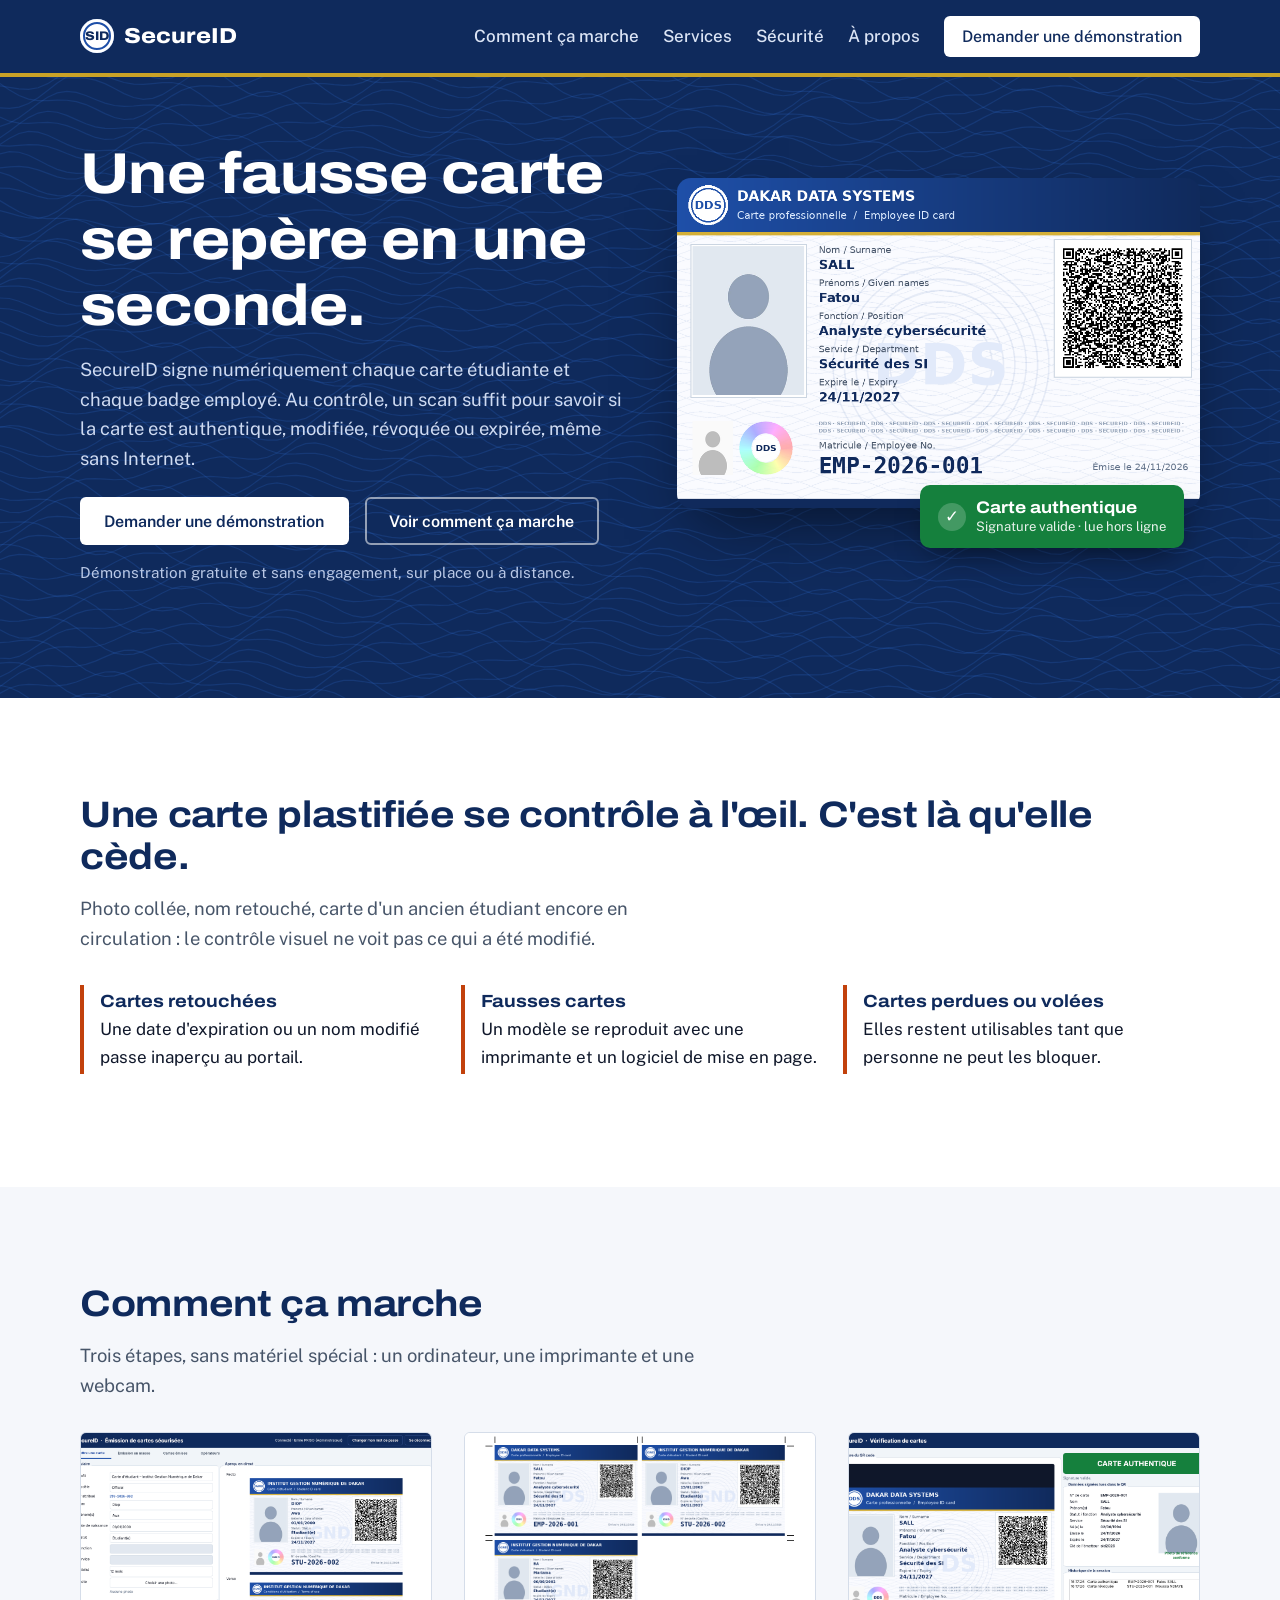
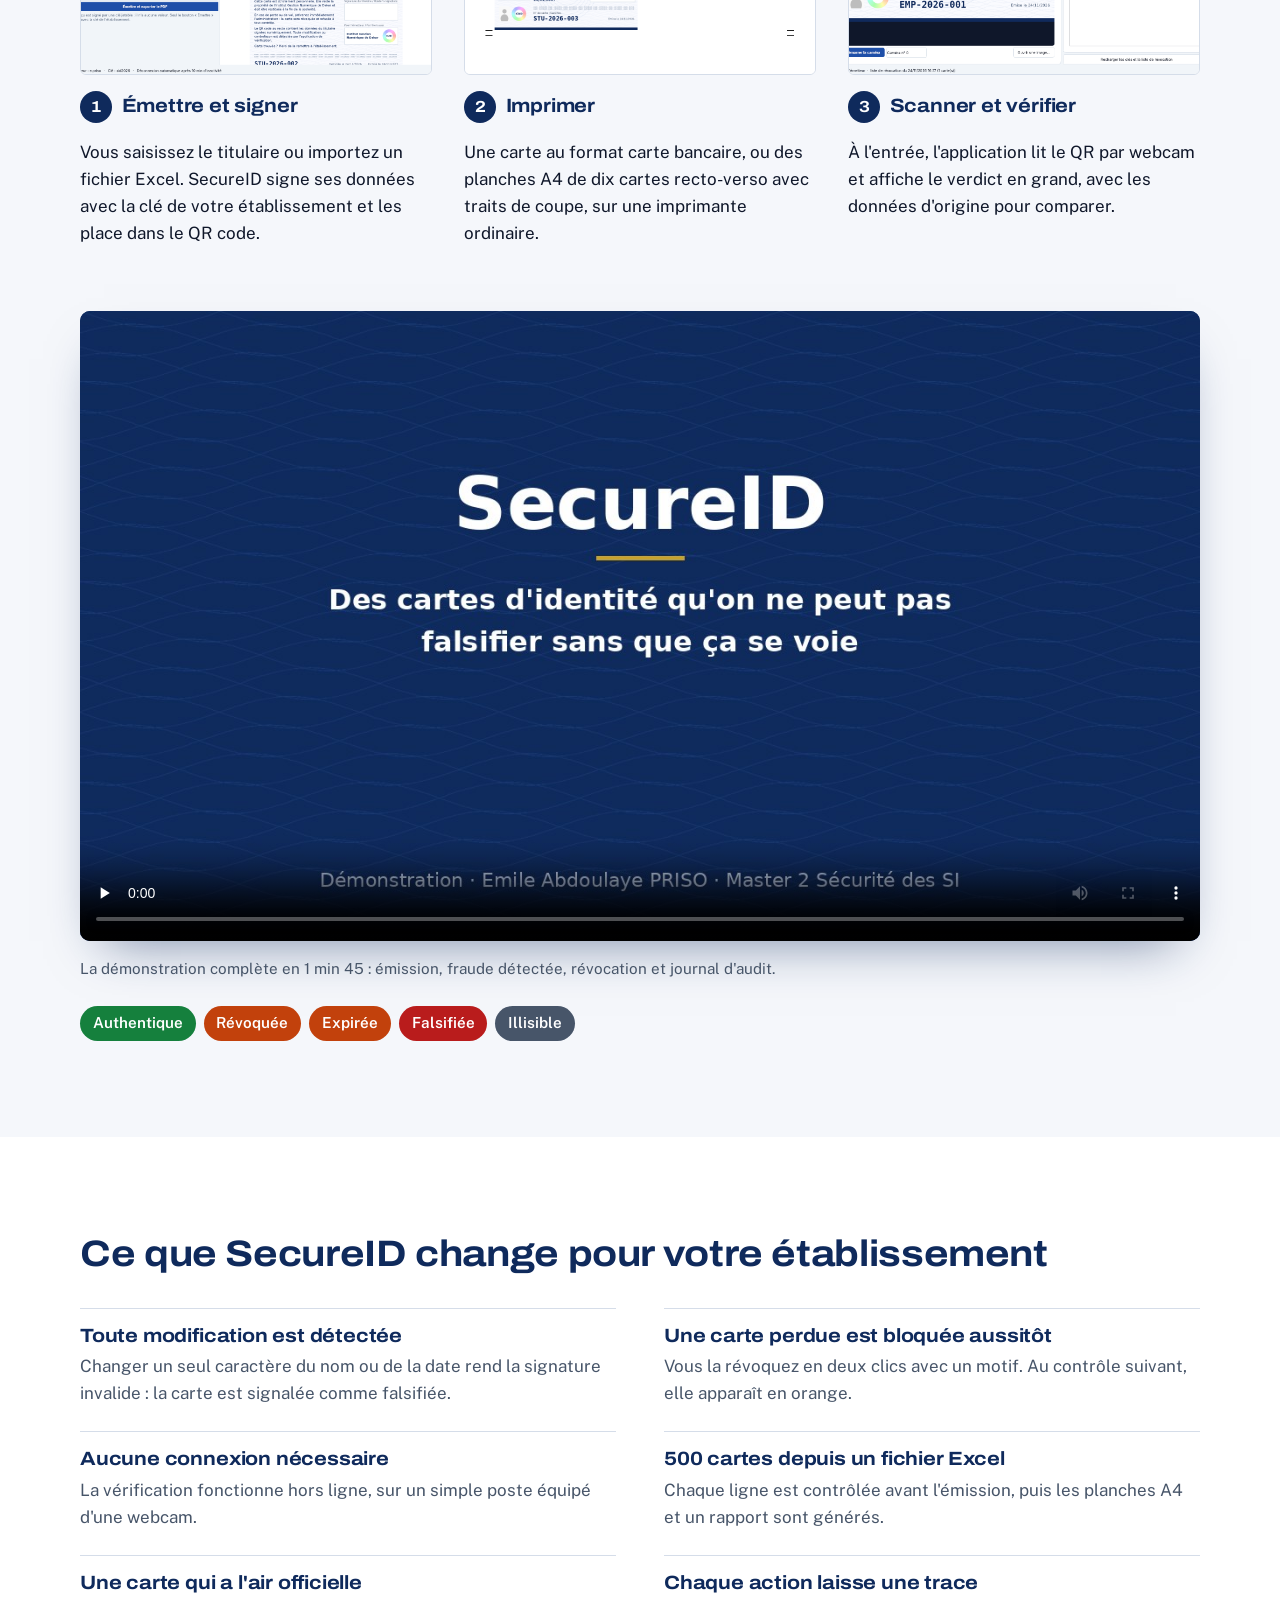
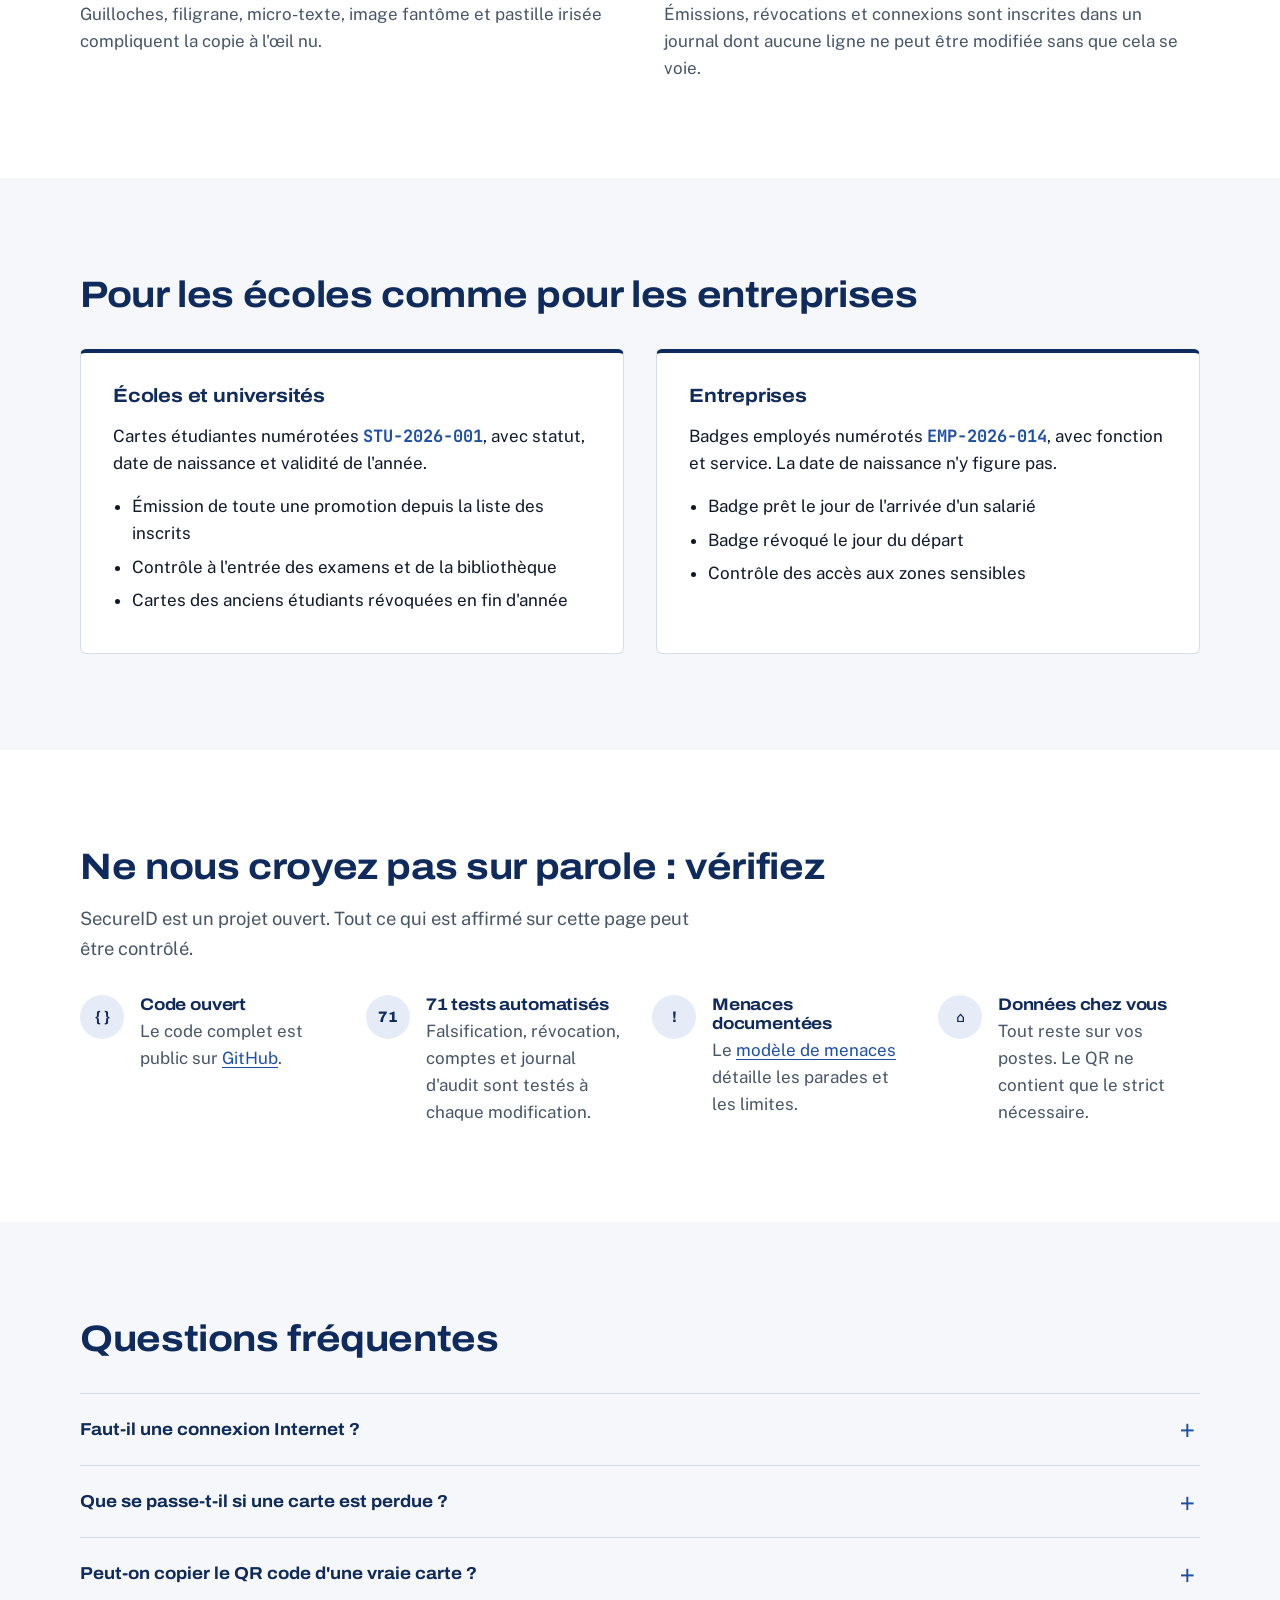
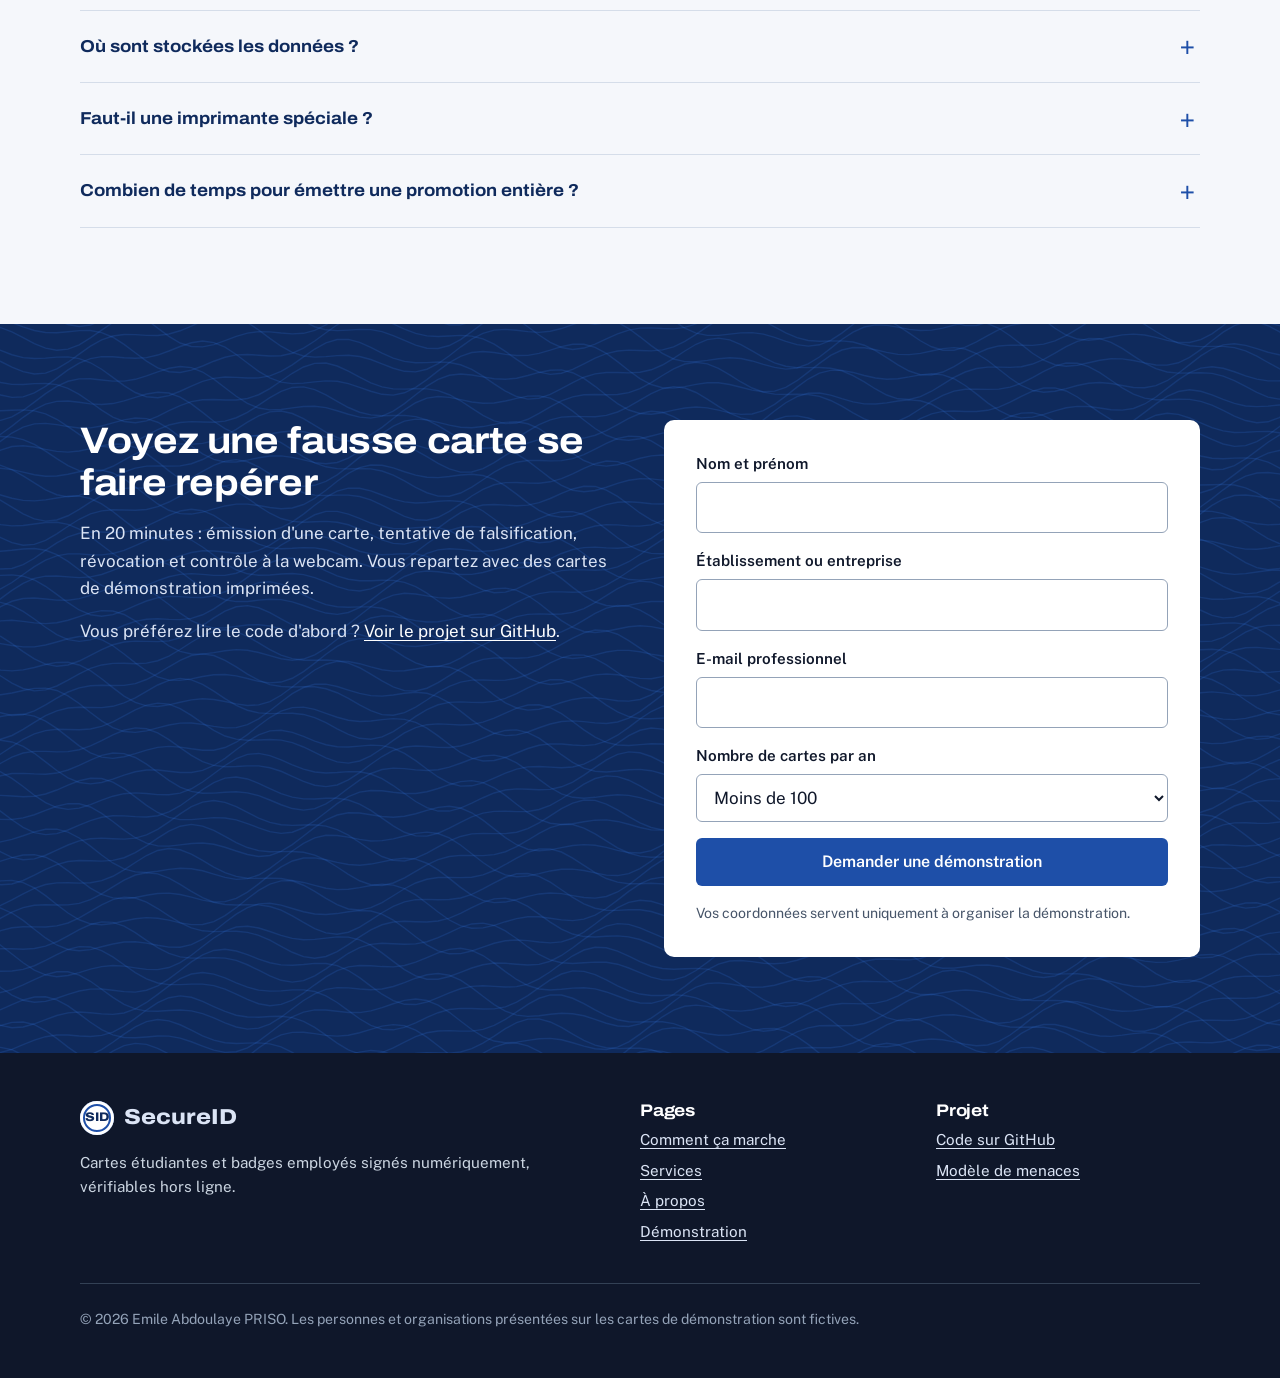
<file: docs/index.html>
<!DOCTYPE html>
<html lang="fr">
<head>
  <meta charset="utf-8">
  <meta name="viewport" content="width=device-width, initial-scale=1">
  <title>SecureID — cartes étudiantes et badges employés vérifiables en une seconde</title>
  <meta name="description" content="SecureID émet des cartes étudiantes et des badges employés signés numériquement. Un scan suffit pour savoir si une carte est authentique, modifiée, révoquée ou expirée, même sans Internet.">
  <link rel="preconnect" href="https://fonts.googleapis.com">
  <link rel="preconnect" href="https://fonts.gstatic.com" crossorigin>
  <link href="https://fonts.googleapis.com/css2?family=Archivo:wdth,wght@100..125,600..800&family=JetBrains+Mono:wght@700&family=Public+Sans:wght@400;500;600;700&display=swap" rel="stylesheet">
  <link rel="stylesheet" href="style.css">
</head>
<body>
<a class="lien-evitement" href="#contenu">Aller au contenu</a>

<!-- ============ En-tête ============ -->
<header class="entete">
  <div class="conteneur entete__barre">
    <a class="logo" href="index.html"><span class="logo__sceau" aria-hidden="true">SID</span>SecureID</a>
    <nav class="nav" aria-label="Navigation principale">
      <a href="index.html#fonctionnement">Comment ça marche</a>
      <a href="services.html">Services</a>
      <a href="index.html#securite">Sécurité</a>
      <a href="a-propos.html">À propos</a>
      <a class="bouton bouton--clair" href="#demo">Demander une démonstration</a>
    </nav>
  </div>
</header>
<hr class="filet">

<main id="contenu">

  <!-- ============ Hero : la carte est scannée, le verdict s'affiche ============ -->
  <section class="hero">
    <div class="conteneur hero__grille">
      <div>
        <h1>Une fausse carte se repère en une seconde.</h1>
        <p class="chapeau">SecureID signe numériquement chaque carte étudiante et chaque badge employé. Au contrôle, un scan suffit pour savoir si la carte est authentique, modifiée, révoquée ou expirée, même sans Internet.</p>
        <div class="boutons">
          <a class="bouton bouton--clair" href="#demo">Demander une démonstration</a>
          <a class="bouton bouton--contour" href="#fonctionnement">Voir comment ça marche</a>
        </div>
        <p class="hero__note">Démonstration gratuite et sans engagement, sur place ou à distance.</p>
      </div>
      <div class="scan">
        <img class="scan__carte" src="img/carte_recto.png" width="1011" height="638"
             alt="Badge employé SecureID de Fatou SALL, Dakar Data Systems : photo, fonction, service, date d'expiration, QR code signé et numéro EMP-2026-001.">
        <span class="scan__ligne" aria-hidden="true"></span>
        <p class="verdict" role="img" aria-label="Verdict de l'application : carte authentique">
          <span class="verdict__coche" aria-hidden="true">✓</span>
          <span>Carte authentique<small>Signature valide · lue hors ligne</small></span>
        </p>
      </div>
    </div>
  </section>

  <!-- ============ Le problème ============ -->
  <section class="section section--blanche" aria-labelledby="titre-probleme">
    <div class="conteneur">
      <h2 id="titre-probleme">Une carte plastifiée se contrôle à l'œil. C'est là qu'elle cède.</h2>
      <p class="chapeau">Photo collée, nom retouché, carte d'un ancien étudiant encore en circulation : le contrôle visuel ne voit pas ce qui a été modifié.</p>
      <ul class="risques">
        <li><strong>Cartes retouchées</strong>Une date d'expiration ou un nom modifié passe inaperçu au portail.</li>
        <li><strong>Fausses cartes</strong>Un modèle se reproduit avec une imprimante et un logiciel de mise en page.</li>
        <li><strong>Cartes perdues ou volées</strong>Elles restent utilisables tant que personne ne peut les bloquer.</li>
      </ul>
    </div>
  </section>

  <!-- ============ Comment ça marche ============ -->
  <section class="section" id="fonctionnement" aria-labelledby="titre-fonctionnement">
    <div class="conteneur">
      <h2 id="titre-fonctionnement">Comment ça marche</h2>
      <p class="chapeau">Trois étapes, sans matériel spécial : un ordinateur, une imprimante et une webcam.</p>
      <ol class="etapes">
        <li class="etape">
          <figure><img src="img/emission.png" width="1280" height="820" loading="lazy" alt="Application d'émission : formulaire du titulaire à gauche, aperçu en direct du recto et du verso à droite."></figure>
          <h3>Émettre et signer</h3>
          <p>Vous saisissez le titulaire ou importez un fichier Excel. SecureID signe ses données avec la clé de votre établissement et les place dans le QR code.</p>
        </li>
        <li class="etape">
          <figure><img src="img/planche_a4.png" width="497" height="702" loading="lazy" alt="Planche A4 de dix cartes avec traits de coupe, prête à imprimer en recto-verso."></figure>
          <h3>Imprimer</h3>
          <p>Une carte au format carte bancaire, ou des planches A4 de dix cartes recto-verso avec traits de coupe, sur une imprimante ordinaire.</p>
        </li>
        <li class="etape">
          <figure><img src="img/verification.png" width="1280" height="800" loading="lazy" alt="Application de vérification : la carte est lue par la webcam et le verdict Carte authentique s'affiche en vert."></figure>
          <h3>Scanner et vérifier</h3>
          <p>À l'entrée, l'application lit le QR par webcam et affiche le verdict en grand, avec les données d'origine pour comparer.</p>
        </li>
      </ol>
      <figure class="video">
        <video controls preload="none" playsinline width="1280" height="720" poster="img/video_affiche.jpg">
          <source src="video/secureid-demo.mp4" type="video/mp4">
          Votre navigateur ne lit pas la vidéo : <a href="video/secureid-demo.mp4">téléchargez-la ici</a>.
        </video>
        <figcaption>La démonstration complète en 1 min 45 : émission, fraude détectée, révocation et journal d'audit.</figcaption>
      </figure>
      <ul class="legende" aria-label="Les verdicts possibles">
        <li class="ok">Authentique</li><li class="rev">Révoquée</li><li class="rev">Expirée</li><li class="faux">Falsifiée</li><li class="gris">Illisible</li>
      </ul>
    </div>
  </section>

  <!-- ============ Ce que vous obtenez ============ -->
  <section class="section section--blanche" aria-labelledby="titre-atouts">
    <div class="conteneur">
      <h2 id="titre-atouts">Ce que SecureID change pour votre établissement</h2>
      <div class="atouts">
        <div class="atout"><h3>Toute modification est détectée</h3><p>Changer un seul caractère du nom ou de la date rend la signature invalide : la carte est signalée comme falsifiée.</p></div>
        <div class="atout"><h3>Une carte perdue est bloquée aussitôt</h3><p>Vous la révoquez en deux clics avec un motif. Au contrôle suivant, elle apparaît en orange.</p></div>
        <div class="atout"><h3>Aucune connexion nécessaire</h3><p>La vérification fonctionne hors ligne, sur un simple poste équipé d'une webcam.</p></div>
        <div class="atout"><h3>500 cartes depuis un fichier Excel</h3><p>Chaque ligne est contrôlée avant l'émission, puis les planches A4 et un rapport sont générés.</p></div>
        <div class="atout"><h3>Une carte qui a l'air officielle</h3><p>Guilloches, filigrane, micro-texte, image fantôme et pastille irisée compliquent la copie à l'œil nu.</p></div>
        <div class="atout"><h3>Chaque action laisse une trace</h3><p>Émissions, révocations et connexions sont inscrites dans un journal dont aucune ligne ne peut être modifiée sans que cela se voie.</p></div>
      </div>
    </div>
  </section>

  <!-- ============ Deux usages ============ -->
  <section class="section" aria-labelledby="titre-usages">
    <div class="conteneur">
      <h2 id="titre-usages">Pour les écoles comme pour les entreprises</h2>
      <div class="usages">
        <article class="usage">
          <h3>Écoles et universités</h3>
          <p>Cartes étudiantes numérotées <span class="numero">STU-2026-001</span>, avec statut, date de naissance et validité de l'année.</p>
          <ul>
            <li>Émission de toute une promotion depuis la liste des inscrits</li>
            <li>Contrôle à l'entrée des examens et de la bibliothèque</li>
            <li>Cartes des anciens étudiants révoquées en fin d'année</li>
          </ul>
        </article>
        <article class="usage">
          <h3>Entreprises</h3>
          <p>Badges employés numérotés <span class="numero">EMP-2026-014</span>, avec fonction et service. La date de naissance n'y figure pas.</p>
          <ul>
            <li>Badge prêt le jour de l'arrivée d'un salarié</li>
            <li>Badge révoqué le jour du départ</li>
            <li>Contrôle des accès aux zones sensibles</li>
          </ul>
        </article>
      </div>
    </div>
  </section>

  <!-- ============ Sécurité et preuves (pas de faux clients) ============ -->
  <section class="section section--blanche" id="securite" aria-labelledby="titre-securite">
    <div class="conteneur">
      <h2 id="titre-securite">Ne nous croyez pas sur parole : vérifiez</h2>
      <p class="chapeau">SecureID est un projet ouvert. Tout ce qui est affirmé sur cette page peut être contrôlé.</p>
      <div class="preuves">
        <div class="preuve"><span class="preuve__pastille" aria-hidden="true">{ }</span><div><h3>Code ouvert</h3><p>Le code complet est public sur <a href="https://github.com/emilepri/secureid">GitHub</a>.</p></div></div>
        <div class="preuve"><span class="preuve__pastille" aria-hidden="true">71</span><div><h3>71 tests automatisés</h3><p>Falsification, révocation, comptes et journal d'audit sont testés à chaque modification.</p></div></div>
        <div class="preuve"><span class="preuve__pastille" aria-hidden="true">!</span><div><h3>Menaces documentées</h3><p>Le <a href="https://github.com/emilepri/secureid/blob/main/docs/threat-model.md">modèle de menaces</a> détaille les parades et les limites.</p></div></div>
        <div class="preuve"><span class="preuve__pastille" aria-hidden="true">⌂</span><div><h3>Données chez vous</h3><p>Tout reste sur vos postes. Le QR ne contient que le strict nécessaire.</p></div></div>
      </div>
      <!-- Témoignages : ajouter ici les retours réels après un premier pilote. Ne jamais publier de témoignage inventé. -->
    </div>
  </section>

  <!-- ============ FAQ ============ -->
  <section class="section" aria-labelledby="titre-faq">
    <div class="conteneur">
      <h2 id="titre-faq">Questions fréquentes</h2>
      <div class="faq">
        <details><summary>Faut-il une connexion Internet ?</summary>
          <p>Non. L'émission comme la vérification fonctionnent hors ligne. Les postes de contrôle reçoivent simplement un dossier contenant la clé publique et la liste des cartes révoquées.</p></details>
        <details><summary>Que se passe-t-il si une carte est perdue ?</summary>
          <p>Un administrateur la révoque avec un motif. Une fois la liste mise à jour sur les postes de contrôle, la carte est refusée et s'affiche en orange.</p></details>
        <details><summary>Peut-on copier le QR code d'une vraie carte ?</summary>
          <p>Une copie exacte reste lisible, c'est pourquoi l'application affiche les données et, quand elle est disponible, la photo d'origine : le contrôleur compare avec la personne. En revanche, toute modification du contenu est détectée.</p></details>
        <details><summary>Où sont stockées les données ?</summary>
          <p>Sur le poste d'émission de votre établissement, dans une base locale. Rien n'est envoyé vers un serveur extérieur.</p></details>
        <details><summary>Faut-il une imprimante spéciale ?</summary>
          <p>Non. Une imprimante couleur recto-verso suffit pour les planches A4. Une imprimante à cartes PVC peut aussi imprimer le PDF au format carte bancaire.</p></details>
        <details><summary>Combien de temps pour émettre une promotion entière ?</summary>
          <p>Le temps de préparer le fichier Excel et le dossier de photos : l'analyse et l'émission sont ensuite automatiques, avec un rapport ligne par ligne.</p></details>
      </div>
    </div>
  </section>

  <!-- ============ Appel final ============ -->
  <section class="section final" id="demo" aria-labelledby="titre-demo">
    <div class="conteneur final__grille">
      <div>
        <h2 id="titre-demo">Voyez une fausse carte se faire repérer</h2>
        <p>En 20 minutes : émission d'une carte, tentative de falsification, révocation et contrôle à la webcam. Vous repartez avec des cartes de démonstration imprimées.</p>
        <p>Vous préférez lire le code d'abord ? <a href="https://github.com/emilepri/secureid" style="color:#fff">Voir le projet sur GitHub</a>.</p>
      </div>
      <!-- FORMULAIRE : remplace action="#" par ton adresse Formspree, par exemple
           action="https://formspree.io/f/abcdwxyz". Cette adresse n'est pas secrète : elle peut être publique. -->
      <form class="formulaire" id="form-demo" action="#" method="post">
        <div class="champ"><label for="nom">Nom et prénom</label><input id="nom" name="nom" autocomplete="name" required></div>
        <div class="champ"><label for="etablissement">Établissement ou entreprise</label><input id="etablissement" name="etablissement" autocomplete="organization" required></div>
        <div class="champ"><label for="email">E-mail professionnel</label><input id="email" name="email" type="email" autocomplete="email" required></div>
        <div class="champ"><label for="volume">Nombre de cartes par an</label>
          <select id="volume" name="volume"><option>Moins de 100</option><option>100 à 500</option><option>500 à 2 000</option><option>Plus de 2 000</option></select></div>
        <!-- Piège à robots : champ invisible que les humains laissent vide (Formspree rejette l'envoi s'il est rempli) -->
        <input type="text" name="_gotcha" tabindex="-1" autocomplete="off" aria-hidden="true" style="position:absolute;left:-9999px">
        <input type="hidden" name="_subject" value="SecureID : nouvelle demande de démonstration">
        <button class="bouton bouton--principal" id="envoyer" type="submit">Demander une démonstration</button>
        <p class="formulaire__note">Vos coordonnées servent uniquement à organiser la démonstration.</p>
        <p class="formulaire__retour" id="retour" role="status" hidden></p>
      </form>
    </div>
  </section>
</main>

<!-- ============ Pied de page ============ -->
<footer class="pied">
  <div class="conteneur">
    <div class="pied__grille">
      <div>
        <a class="logo" href="index.html"><span class="logo__sceau" aria-hidden="true">SID</span>SecureID</a>
        <p style="margin-top:1rem">Cartes étudiantes et badges employés signés numériquement, vérifiables hors ligne.</p>
      </div>
      <nav aria-label="Pages"><h2>Pages</h2><ul>
        <li><a href="index.html#fonctionnement">Comment ça marche</a></li><li><a href="services.html">Services</a></li>
        <li><a href="a-propos.html">À propos</a></li><li><a href="#demo">Démonstration</a></li></ul></nav>
      <div><h2>Projet</h2><ul>
        <li><a href="https://github.com/emilepri/secureid">Code sur GitHub</a></li>
        <li><a href="https://github.com/emilepri/secureid/blob/main/docs/threat-model.md">Modèle de menaces</a></li></ul></div>
    </div>
    <p class="pied__bas">© 2026 Emile Abdoulaye PRISO. Les personnes et organisations présentées sur les cartes de démonstration sont fictives.</p>
  </div>
</footer>
<script>
  // Envoi du formulaire sans quitter la page.
  // Tant que action="#", aucun envoi n'est simulé : on l'indique honnêtement.
  {
    const form = document.getElementById("form-demo");
    const bouton = document.getElementById("envoyer");
    const retour = document.getElementById("retour");

    const afficher = (texte, ok) => {
      retour.hidden = false;
      retour.textContent = texte;
      retour.classList.toggle("formulaire__retour--erreur", !ok);
    };

    form.addEventListener("submit", async (e) => {
      e.preventDefault();
      if (form.getAttribute("action") === "#") {
        afficher("L'envoi en ligne n'est pas encore activé. En attendant, contactez-moi depuis mon profil GitHub : github.com/emilepri", false);
        return;
      }
      bouton.disabled = true;
      bouton.textContent = "Envoi en cours…";
      try {
        const reponse = await fetch(form.action, {
          method: "POST",
          body: new FormData(form),
          headers: { Accept: "application/json" },
        });
        if (reponse.ok) {
          form.reset();
          afficher("Merci ! Votre demande est bien envoyée. Je vous réponds par e-mail pour fixer la démonstration.", true);
        } else {
          const donnees = await reponse.json().catch(() => ({}));
          const detail = (donnees.errors || []).map((err) => err.message).join(" ");
          afficher("L'envoi a échoué. " + (detail || "Vérifiez les champs puis réessayez."), false);
        }
      } catch {
        afficher("Impossible d'envoyer la demande : vérifiez votre connexion Internet puis réessayez.", false);
      } finally {
        bouton.disabled = false;
        bouton.textContent = "Demander une démonstration";
      }
    });
  }
</script>
</body>
</html>
</file>
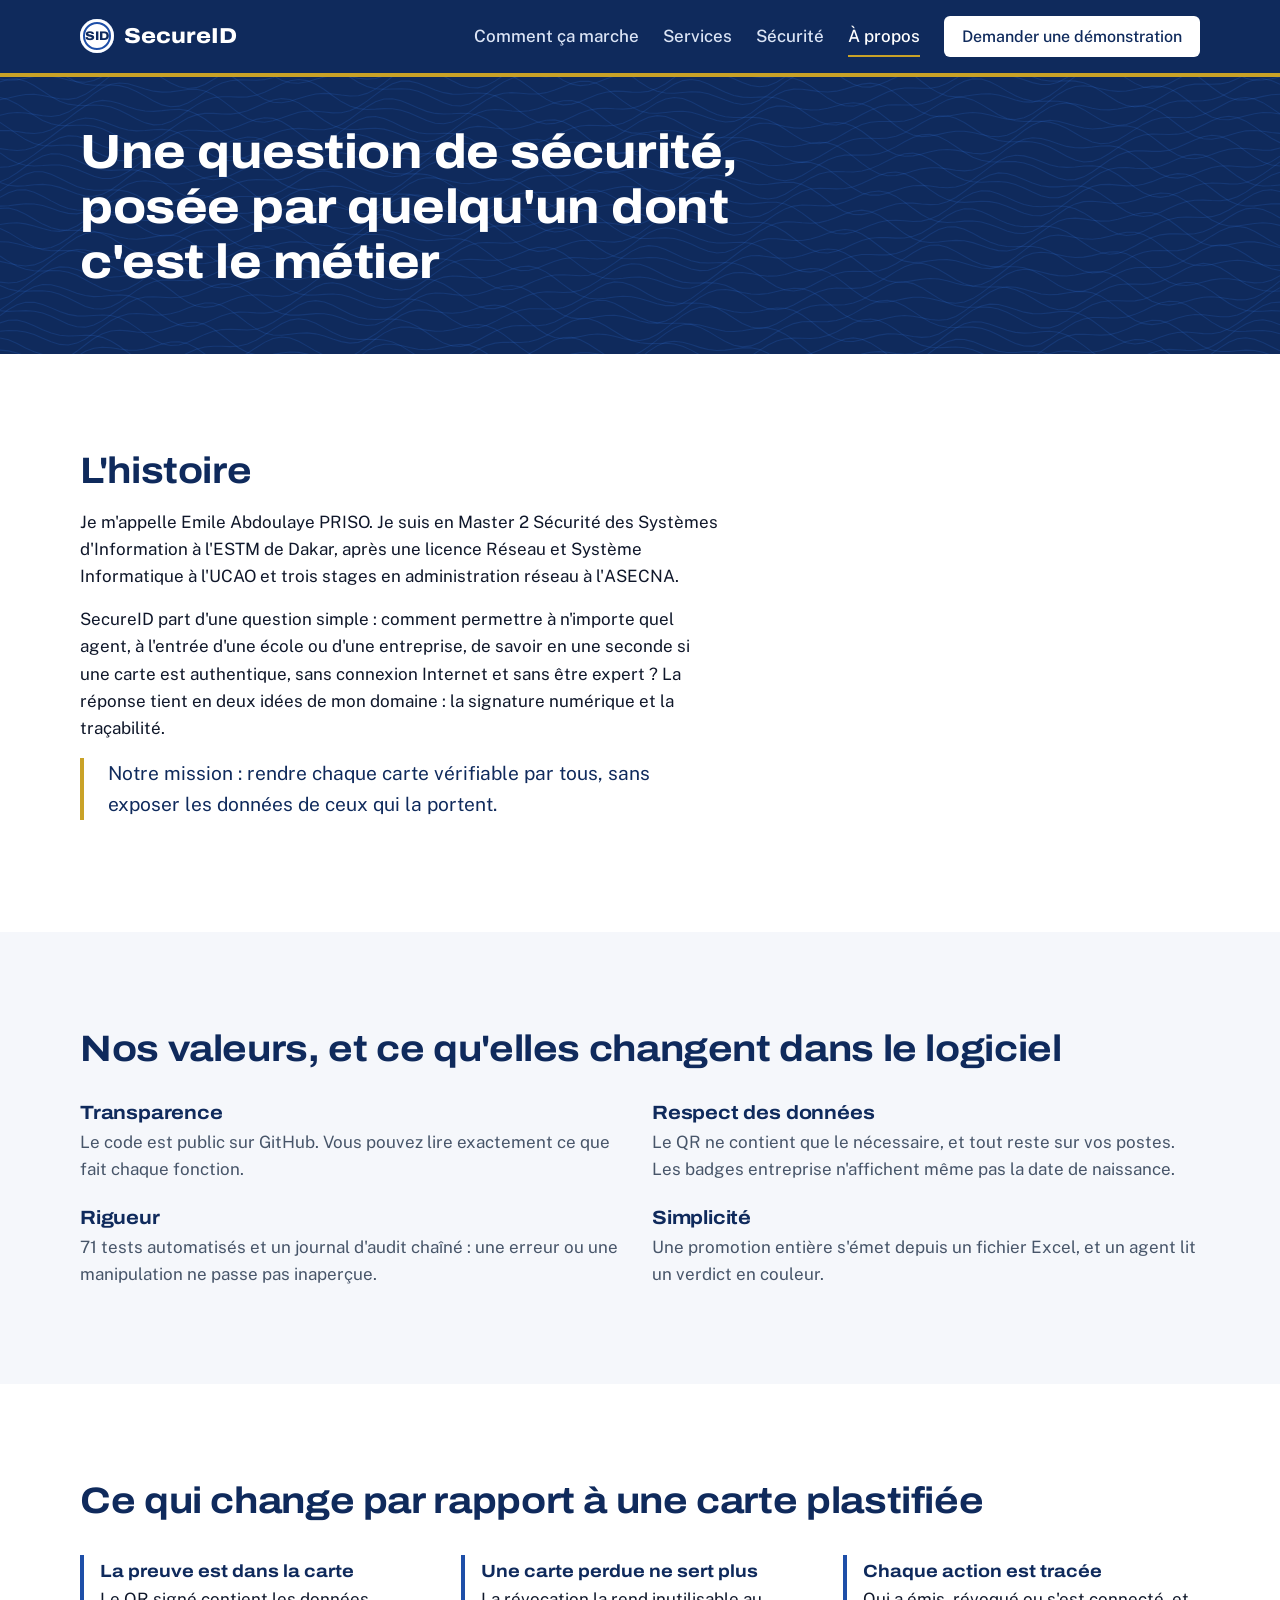
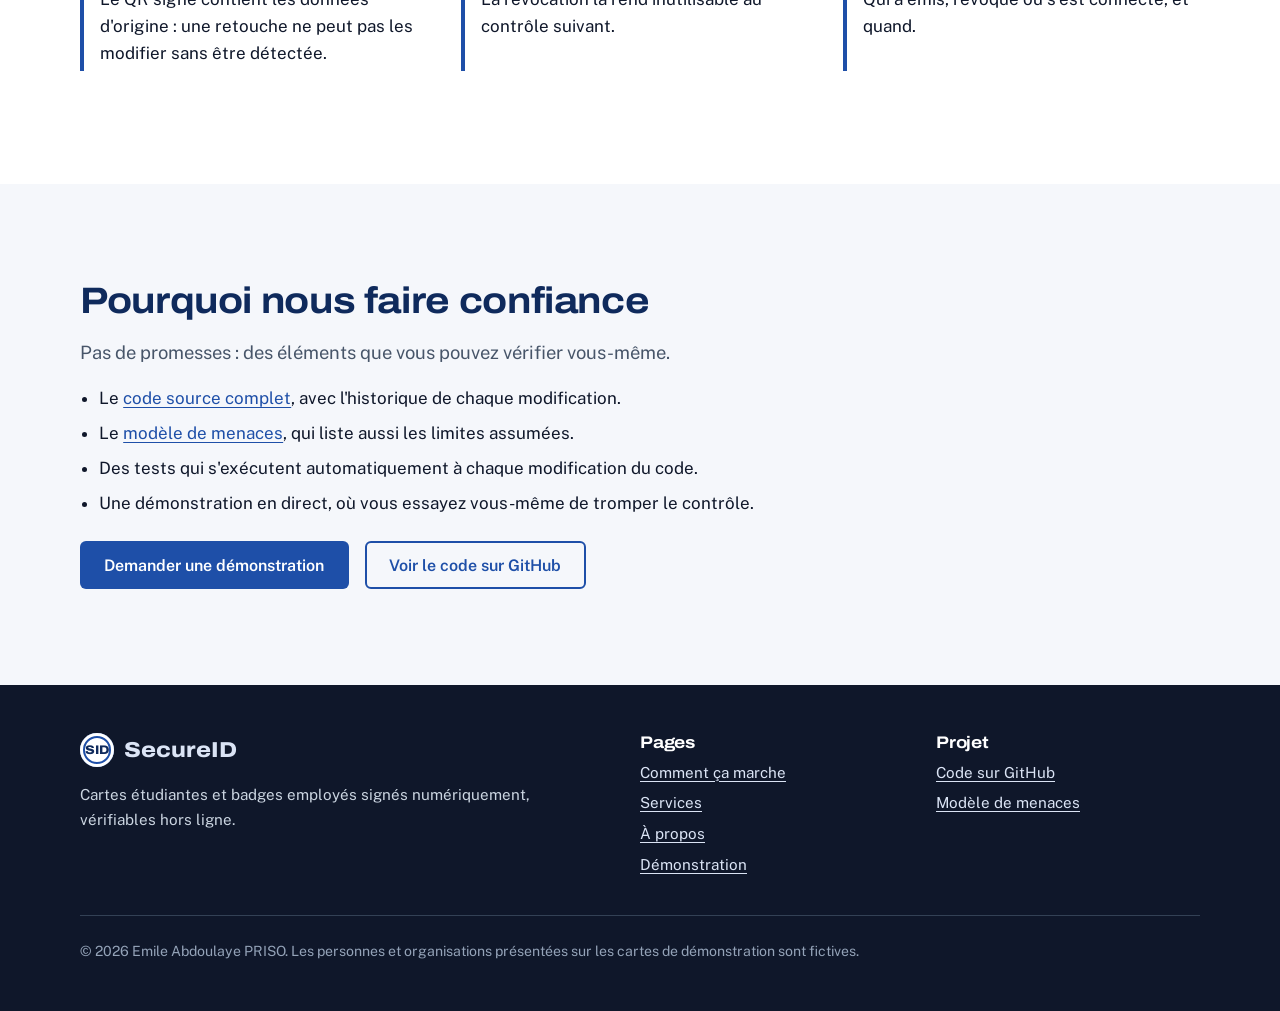
<file: docs/a-propos.html>
<!DOCTYPE html>
<html lang="fr">
<head>
  <meta charset="utf-8">
  <meta name="viewport" content="width=device-width, initial-scale=1">
  <title>À propos — SecureID</title>
  <meta name="description" content="SecureID est conçu par Emile Abdoulaye PRISO, étudiant en Master 2 Sécurité des Systèmes d'Information à Dakar. Un projet ouvert, testé et documenté.">
  <link rel="preconnect" href="https://fonts.googleapis.com">
  <link rel="preconnect" href="https://fonts.gstatic.com" crossorigin>
  <link href="https://fonts.googleapis.com/css2?family=Archivo:wdth,wght@100..125,600..800&family=JetBrains+Mono:wght@700&family=Public+Sans:wght@400;500;600;700&display=swap" rel="stylesheet">
  <link rel="stylesheet" href="style.css">
</head>
<body>
<a class="lien-evitement" href="#contenu">Aller au contenu</a>
<header class="entete">
  <div class="conteneur entete__barre">
    <a class="logo" href="index.html"><span class="logo__sceau" aria-hidden="true">SID</span>SecureID</a>
    <nav class="nav" aria-label="Navigation principale">
      <a href="index.html#fonctionnement">Comment ça marche</a>
      <a href="services.html">Services</a>
      <a href="index.html#securite">Sécurité</a>
      <a href="a-propos.html" aria-current="page">À propos</a>
      <a class="bouton bouton--clair" href="index.html#demo">Demander une démonstration</a>
    </nav>
  </div>
</header>
<hr class="filet">

<main id="contenu">
  <section class="bandeau">
    <div class="conteneur">
      <h1>Une question de sécurité, posée par quelqu'un dont c'est le métier</h1>
    </div>
  </section>

  <section class="section section--blanche" aria-labelledby="titre-histoire">
    <div class="conteneur">
      <h2 id="titre-histoire">L'histoire</h2>
      <!-- À PERSONNALISER : remplace ce paragraphe par ce qui t'a vraiment donné l'idée
           (une situation vécue, une carte falsifiée que tu as vue, un besoin à l'école...). -->
      <p>Je m'appelle Emile Abdoulaye PRISO. Je suis en Master 2 Sécurité des Systèmes d'Information à l'ESTM de Dakar, après une licence Réseau et Système Informatique à l'UCAO et trois stages en administration réseau à l'ASECNA.</p>
      <p>SecureID part d'une question simple : comment permettre à n'importe quel agent, à l'entrée d'une école ou d'une entreprise, de savoir en une seconde si une carte est authentique, sans connexion Internet et sans être expert ? La réponse tient en deux idées de mon domaine : la signature numérique et la traçabilité.</p>
      <p class="citation">Notre mission : rendre chaque carte vérifiable par tous, sans exposer les données de ceux qui la portent.</p>
    </div>
  </section>

  <section class="section" aria-labelledby="titre-valeurs">
    <div class="conteneur">
      <h2 id="titre-valeurs">Nos valeurs, et ce qu'elles changent dans le logiciel</h2>
      <div class="valeurs">
        <div class="valeur"><h3>Transparence</h3><p>Le code est public sur GitHub. Vous pouvez lire exactement ce que fait chaque fonction.</p></div>
        <div class="valeur"><h3>Respect des données</h3><p>Le QR ne contient que le nécessaire, et tout reste sur vos postes. Les badges entreprise n'affichent même pas la date de naissance.</p></div>
        <div class="valeur"><h3>Rigueur</h3><p>71 tests automatisés et un journal d'audit chaîné : une erreur ou une manipulation ne passe pas inaperçue.</p></div>
        <div class="valeur"><h3>Simplicité</h3><p>Une promotion entière s'émet depuis un fichier Excel, et un agent lit un verdict en couleur.</p></div>
      </div>
    </div>
  </section>

  <section class="section section--blanche" aria-labelledby="titre-difference">
    <div class="conteneur">
      <h2 id="titre-difference">Ce qui change par rapport à une carte plastifiée</h2>
      <ul class="risques" style="--orange: var(--bleu)">
        <li><strong>La preuve est dans la carte</strong>Le QR signé contient les données d'origine : une retouche ne peut pas les modifier sans être détectée.</li>
        <li><strong>Une carte perdue ne sert plus</strong>La révocation la rend inutilisable au contrôle suivant.</li>
        <li><strong>Chaque action est tracée</strong>Qui a émis, révoqué ou s'est connecté, et quand.</li>
      </ul>
    </div>
  </section>

  <section class="section" aria-labelledby="titre-confiance">
    <div class="conteneur">
      <h2 id="titre-confiance">Pourquoi nous faire confiance</h2>
      <p class="chapeau">Pas de promesses : des éléments que vous pouvez vérifier vous-même.</p>
      <ul class="parcours">
        <li>Le <a href="https://github.com/emilepri/secureid">code source complet</a>, avec l'historique de chaque modification.</li>
        <li>Le <a href="https://github.com/emilepri/secureid/blob/main/docs/threat-model.md">modèle de menaces</a>, qui liste aussi les limites assumées.</li>
        <li>Des tests qui s'exécutent automatiquement à chaque modification du code.</li>
        <li>Une démonstration en direct, où vous essayez vous-même de tromper le contrôle.</li>
      </ul>
      <div class="boutons">
        <a class="bouton bouton--principal" href="index.html#demo">Demander une démonstration</a>
        <a class="bouton bouton--secondaire" href="https://github.com/emilepri/secureid">Voir le code sur GitHub</a>
      </div>
    </div>
  </section>
</main>

<footer class="pied">
  <div class="conteneur">
    <div class="pied__grille">
      <div>
        <a class="logo" href="index.html"><span class="logo__sceau" aria-hidden="true">SID</span>SecureID</a>
        <p style="margin-top:1rem">Cartes étudiantes et badges employés signés numériquement, vérifiables hors ligne.</p>
      </div>
      <nav aria-label="Pages"><h2>Pages</h2><ul>
        <li><a href="index.html#fonctionnement">Comment ça marche</a></li><li><a href="services.html">Services</a></li>
        <li><a href="a-propos.html">À propos</a></li><li><a href="index.html#demo">Démonstration</a></li></ul></nav>
      <div><h2>Projet</h2><ul>
        <li><a href="https://github.com/emilepri/secureid">Code sur GitHub</a></li>
        <li><a href="https://github.com/emilepri/secureid/blob/main/docs/threat-model.md">Modèle de menaces</a></li></ul></div>
    </div>
    <p class="pied__bas">© 2026 Emile Abdoulaye PRISO. Les personnes et organisations présentées sur les cartes de démonstration sont fictives.</p>
  </div>
</footer>
</body>
</html>
</file>
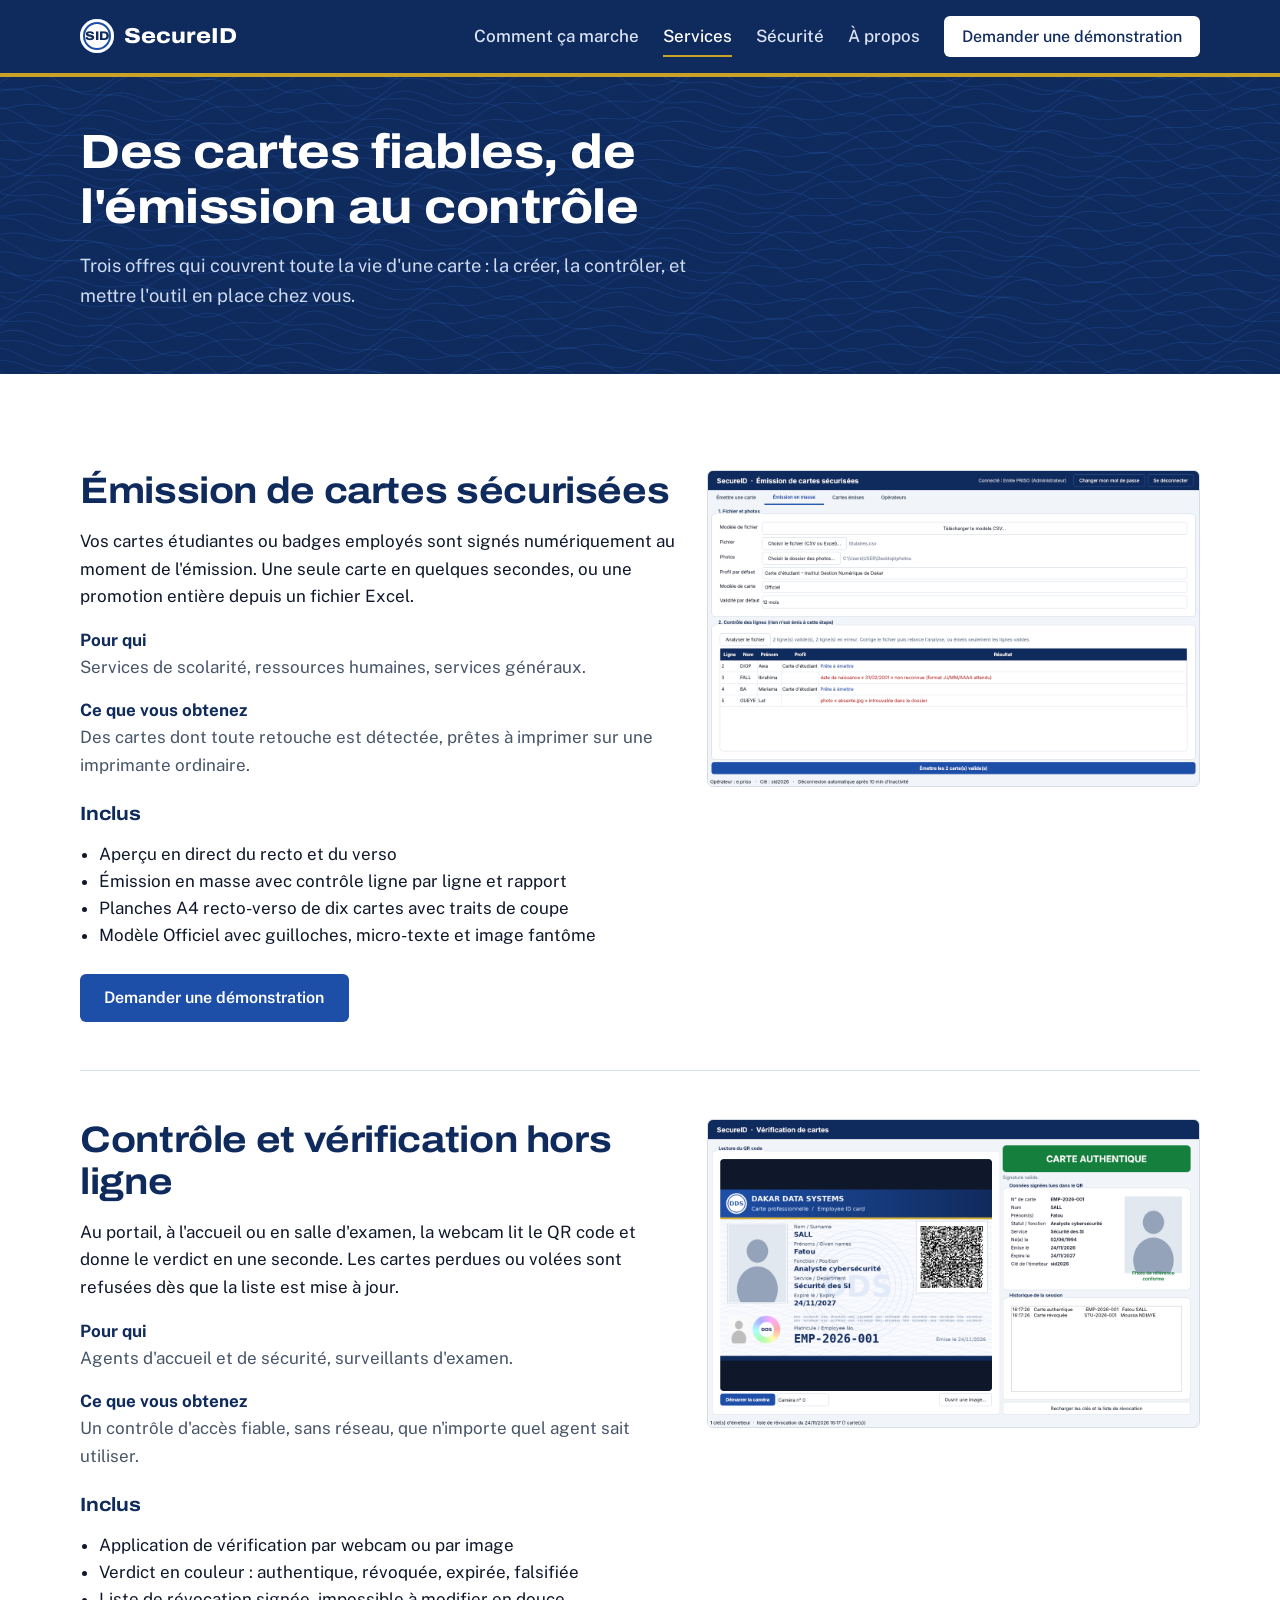
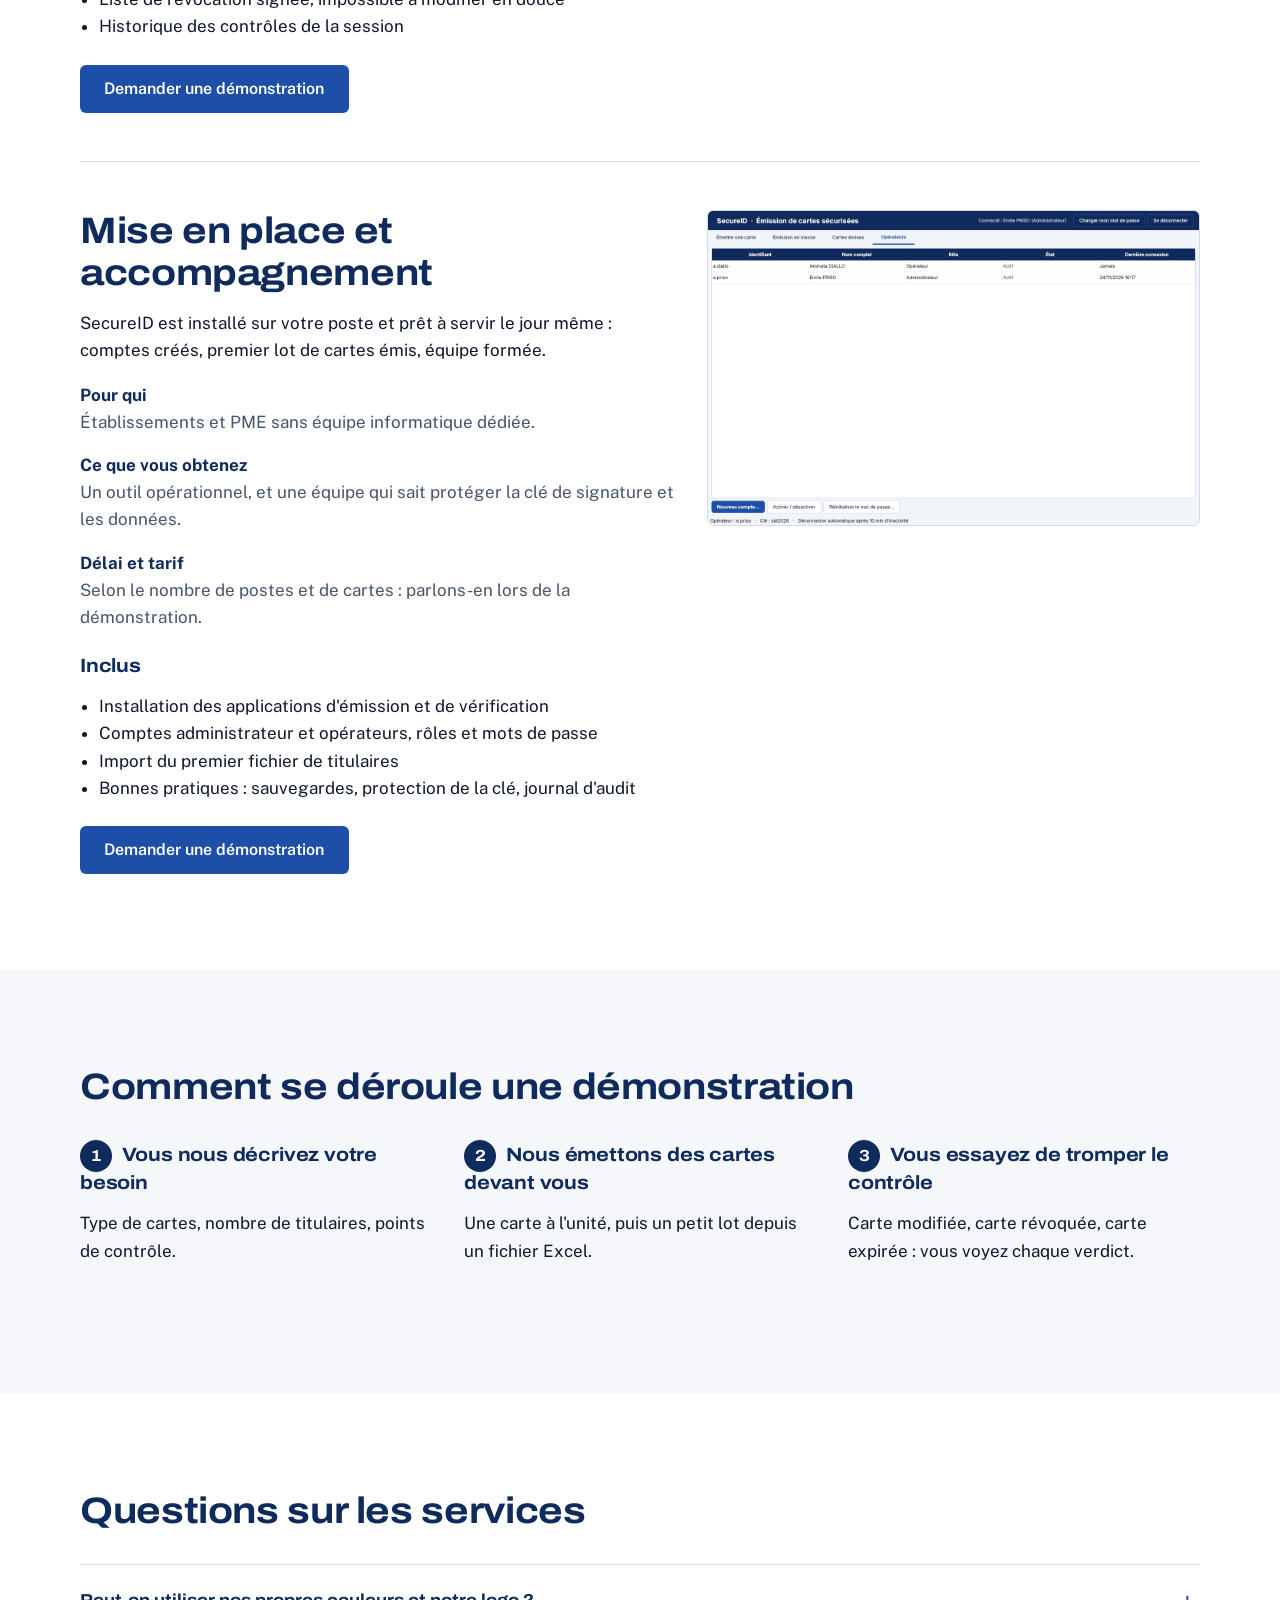
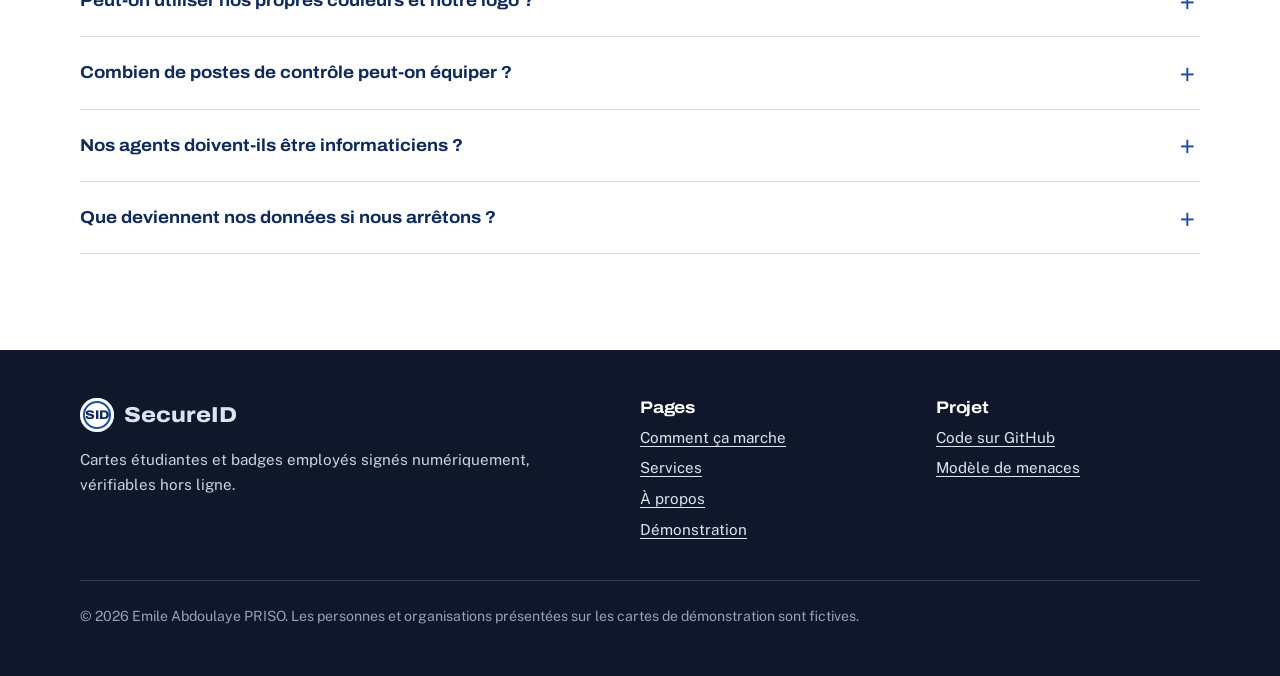
<file: docs/services.html>
<!DOCTYPE html>
<html lang="fr">
<head>
  <meta charset="utf-8">
  <meta name="viewport" content="width=device-width, initial-scale=1">
  <title>Services — SecureID</title>
  <meta name="description" content="Émission de cartes sécurisées, vérification hors ligne et mise en place accompagnée : ce que SecureID apporte à votre établissement.">
  <link rel="preconnect" href="https://fonts.googleapis.com">
  <link rel="preconnect" href="https://fonts.gstatic.com" crossorigin>
  <link href="https://fonts.googleapis.com/css2?family=Archivo:wdth,wght@100..125,600..800&family=JetBrains+Mono:wght@700&family=Public+Sans:wght@400;500;600;700&display=swap" rel="stylesheet">
  <link rel="stylesheet" href="style.css">
</head>
<body>
<a class="lien-evitement" href="#contenu">Aller au contenu</a>
<header class="entete">
  <div class="conteneur entete__barre">
    <a class="logo" href="index.html"><span class="logo__sceau" aria-hidden="true">SID</span>SecureID</a>
    <nav class="nav" aria-label="Navigation principale">
      <a href="index.html#fonctionnement">Comment ça marche</a>
      <a href="services.html" aria-current="page">Services</a>
      <a href="index.html#securite">Sécurité</a>
      <a href="a-propos.html">À propos</a>
      <a class="bouton bouton--clair" href="index.html#demo">Demander une démonstration</a>
    </nav>
  </div>
</header>
<hr class="filet">

<main id="contenu">
  <section class="bandeau">
    <div class="conteneur">
      <h1>Des cartes fiables, de l'émission au contrôle</h1>
      <p class="chapeau" style="color:#cfdbf2">Trois offres qui couvrent toute la vie d'une carte : la créer, la contrôler, et mettre l'outil en place chez vous.</p>
    </div>
  </section>

  <section class="section section--blanche">
    <div class="conteneur offres">

      <article class="offre" id="emission">
        <div>
          <h2>Émission de cartes sécurisées</h2>
          <p>Vos cartes étudiantes ou badges employés sont signés numériquement au moment de l'émission. Une seule carte en quelques secondes, ou une promotion entière depuis un fichier Excel.</p>
          <dl class="offre__meta">
            <div><dt>Pour qui</dt><dd>Services de scolarité, ressources humaines, services généraux.</dd></div>
            <div><dt>Ce que vous obtenez</dt><dd>Des cartes dont toute retouche est détectée, prêtes à imprimer sur une imprimante ordinaire.</dd></div>
          </dl>
          <h3 style="margin-top:1.5rem">Inclus</h3>
          <ul>
            <li>Aperçu en direct du recto et du verso</li>
            <li>Émission en masse avec contrôle ligne par ligne et rapport</li>
            <li>Planches A4 recto-verso de dix cartes avec traits de coupe</li>
            <li>Modèle Officiel avec guilloches, micro-texte et image fantôme</li>
          </ul>
          <div class="boutons"><a class="bouton bouton--principal" href="index.html#demo">Demander une démonstration</a></div>
        </div>
        <img class="offre__visuel" src="img/emission_masse.png" width="1280" height="820" loading="lazy"
             alt="Onglet Émission en masse : chaque ligne du fichier est contrôlée, les erreurs sont expliquées avant l'émission.">
      </article>

      <article class="offre" id="verification">
        <div>
          <h2>Contrôle et vérification hors ligne</h2>
          <p>Au portail, à l'accueil ou en salle d'examen, la webcam lit le QR code et donne le verdict en une seconde. Les cartes perdues ou volées sont refusées dès que la liste est mise à jour.</p>
          <dl class="offre__meta">
            <div><dt>Pour qui</dt><dd>Agents d'accueil et de sécurité, surveillants d'examen.</dd></div>
            <div><dt>Ce que vous obtenez</dt><dd>Un contrôle d'accès fiable, sans réseau, que n'importe quel agent sait utiliser.</dd></div>
          </dl>
          <h3 style="margin-top:1.5rem">Inclus</h3>
          <ul>
            <li>Application de vérification par webcam ou par image</li>
            <li>Verdict en couleur : authentique, révoquée, expirée, falsifiée</li>
            <li>Liste de révocation signée, impossible à modifier en douce</li>
            <li>Historique des contrôles de la session</li>
          </ul>
          <div class="boutons"><a class="bouton bouton--principal" href="index.html#demo">Demander une démonstration</a></div>
        </div>
        <img class="offre__visuel" src="img/verification.png" width="1280" height="800" loading="lazy"
             alt="Application de vérification affichant le verdict Carte authentique et les données signées de la carte.">
      </article>

      <article class="offre" id="accompagnement">
        <div>
          <h2>Mise en place et accompagnement</h2>
          <p>SecureID est installé sur votre poste et prêt à servir le jour même : comptes créés, premier lot de cartes émis, équipe formée.</p>
          <dl class="offre__meta">
            <div><dt>Pour qui</dt><dd>Établissements et PME sans équipe informatique dédiée.</dd></div>
            <div><dt>Ce que vous obtenez</dt><dd>Un outil opérationnel, et une équipe qui sait protéger la clé de signature et les données.</dd></div>
            <div><dt>Délai et tarif</dt><dd>Selon le nombre de postes et de cartes : parlons-en lors de la démonstration.</dd></div>
          </dl>
          <h3 style="margin-top:1.5rem">Inclus</h3>
          <ul>
            <li>Installation des applications d'émission et de vérification</li>
            <li>Comptes administrateur et opérateurs, rôles et mots de passe</li>
            <li>Import du premier fichier de titulaires</li>
            <li>Bonnes pratiques : sauvegardes, protection de la clé, journal d'audit</li>
          </ul>
          <div class="boutons"><a class="bouton bouton--principal" href="index.html#demo">Demander une démonstration</a></div>
        </div>
        <img class="offre__visuel" src="img/operateurs.png" width="1280" height="820" loading="lazy"
             alt="Onglet Opérateurs : comptes, rôles administrateur ou opérateur, état et dernière connexion.">
      </article>

    </div>
  </section>

  <section class="section" aria-labelledby="titre-deroule">
    <div class="conteneur">
      <h2 id="titre-deroule">Comment se déroule une démonstration</h2>
      <ol class="etapes">
        <li class="etape"><h3>Vous nous décrivez votre besoin</h3><p>Type de cartes, nombre de titulaires, points de contrôle.</p></li>
        <li class="etape"><h3>Nous émettons des cartes devant vous</h3><p>Une carte à l'unité, puis un petit lot depuis un fichier Excel.</p></li>
        <li class="etape"><h3>Vous essayez de tromper le contrôle</h3><p>Carte modifiée, carte révoquée, carte expirée : vous voyez chaque verdict.</p></li>
      </ol>
    </div>
  </section>

  <section class="section section--blanche" aria-labelledby="titre-faq-services">
    <div class="conteneur">
      <h2 id="titre-faq-services">Questions sur les services</h2>
      <div class="faq">
        <details><summary>Peut-on utiliser nos propres couleurs et notre logo ?</summary>
          <p>Le nom de l'établissement, le sigle et les textes de la carte sont définis dans un profil, et quatre modèles sont disponibles. L'adaptation aux couleurs et au logo de votre établissement se fait lors de la mise en place.</p></details>
        <details><summary>Combien de postes de contrôle peut-on équiper ?</summary>
          <p>Autant que nécessaire : chaque poste reçoit une copie du dossier de vérification, sans licence par poste.</p></details>
        <details><summary>Nos agents doivent-ils être informaticiens ?</summary>
          <p>Non. Ils démarrent la caméra et lisent un verdict en couleur. Seul l'administrateur gère les comptes et les révocations.</p></details>
        <details><summary>Que deviennent nos données si nous arrêtons ?</summary>
          <p>Elles sont déjà chez vous, dans une base locale que vous conservez.</p></details>
      </div>
    </div>
  </section>
</main>

<footer class="pied">
  <div class="conteneur">
    <div class="pied__grille">
      <div>
        <a class="logo" href="index.html"><span class="logo__sceau" aria-hidden="true">SID</span>SecureID</a>
        <p style="margin-top:1rem">Cartes étudiantes et badges employés signés numériquement, vérifiables hors ligne.</p>
      </div>
      <nav aria-label="Pages"><h2>Pages</h2><ul>
        <li><a href="index.html#fonctionnement">Comment ça marche</a></li><li><a href="services.html">Services</a></li>
        <li><a href="a-propos.html">À propos</a></li><li><a href="index.html#demo">Démonstration</a></li></ul></nav>
      <div><h2>Projet</h2><ul>
        <li><a href="https://github.com/emilepri/secureid">Code sur GitHub</a></li>
        <li><a href="https://github.com/emilepri/secureid/blob/main/docs/threat-model.md">Modèle de menaces</a></li></ul></div>
    </div>
    <p class="pied__bas">© 2026 Emile Abdoulaye PRISO. Les personnes et organisations présentées sur les cartes de démonstration sont fictives.</p>
  </div>
</footer>
</body>
</html>
</file>
<file: docs/style.css>
/* SecureID — site de présentation
   Design system : mêmes couleurs que les cartes et le logiciel.
   Mobile d'abord ; les grilles s'ouvrent à partir de 760 px et 1000 px. */

:root {
  /* Couleurs */
  --marine: #0f2a5c;        /* bandeau des cartes, titres */
  --bleu: #1e4fa8;          /* actions, liens */
  --bleu-clair: #3b82f6;    /* guilloches, détails */
  --or: #c9a227;            /* filet doré : séparateurs uniquement */
  --papier: #f5f7fb;        /* fond de page */
  --blanc: #ffffff;
  --encre: #0f172a;         /* texte courant */
  --gris: #475569;          /* texte secondaire (contraste AA sur papier) */
  --trait: #d5dde9;         /* bordures */
  --vert: #15803d;          /* verdict authentique */
  --orange: #c2410c;        /* verdict révoquée / expirée */
  --rouge: #b91c1c;         /* verdict falsifiée */

  /* Typographie */
  --titre: "Archivo", "Arial Narrow", system-ui, sans-serif;
  --texte: "Public Sans", system-ui, -apple-system, "Segoe UI", sans-serif;
  --numero: "JetBrains Mono", Consolas, monospace;  /* numéros de carte uniquement */

  /* Espacements (multiples de 8 px) */
  --s1: 0.5rem; --s2: 1rem; --s3: 1.5rem; --s4: 2rem; --s6: 3rem; --s8: 4rem; --s12: 6rem;
  --largeur: 70rem;
  --rayon: 6px;
}

*, *::before, *::after { box-sizing: border-box; }
html { scroll-behavior: smooth; }
body {
  margin: 0;
  font-family: var(--texte);
  font-size: 1.0625rem;
  line-height: 1.6;
  color: var(--encre);
  background: var(--papier);
  -webkit-font-smoothing: antialiased;
}
img { max-width: 100%; height: auto; display: block; }
a { color: var(--bleu); text-underline-offset: 3px; }
a:hover { color: var(--marine); }
:focus-visible { outline: 3px solid var(--or); outline-offset: 3px; border-radius: 2px; }

h1, h2, h3 {
  font-family: var(--titre);
  font-stretch: 112%;
  color: var(--marine);
  line-height: 1.15;
  margin: 0 0 var(--s2);
  letter-spacing: -0.01em;
}
h1 { font-size: clamp(2.1rem, 5.2vw, 3.6rem); font-weight: 750; }
h2 { font-size: clamp(1.6rem, 3.4vw, 2.3rem); font-weight: 700; }
h3 { font-size: 1.2rem; font-weight: 700; }
p { margin: 0 0 var(--s2); max-width: 64ch; }

.conteneur { width: min(100% - 2.5rem, var(--largeur)); margin-inline: auto; }
.section { padding-block: var(--s8); }
.section--blanche { background: var(--blanc); }
.chapeau { font-size: 1.15rem; color: var(--gris); max-width: 58ch; }

/* Filet doré : reprend le filet sous le bandeau de la carte Officiel */
.filet { height: 4px; background: var(--or); border: 0; margin: 0; }

.lien-evitement { position: absolute; left: -9999px; }
.lien-evitement:focus { left: var(--s2); top: var(--s2); z-index: 10; background: var(--blanc); padding: var(--s1) var(--s2); }

/* ---------- Boutons ---------- */
.bouton {
  display: inline-flex; align-items: center; justify-content: center;
  min-height: 48px; padding: 0.75rem 1.4rem;
  font: 600 1rem/1.2 var(--texte);
  border-radius: var(--rayon); border: 2px solid transparent;
  text-decoration: none; cursor: pointer;
  transition: background-color .15s, color .15s, border-color .15s;
}
.bouton--principal { background: var(--bleu); color: var(--blanc); }
.bouton--principal:hover { background: var(--marine); color: var(--blanc); }
.bouton--clair { background: var(--blanc); color: var(--marine); }
.bouton--clair:hover { background: #e6ecf7; color: var(--marine); }
.bouton--contour { border-color: rgba(255,255,255,.55); color: var(--blanc); }
.bouton--contour:hover { border-color: var(--blanc); background: rgba(255,255,255,.08); color: var(--blanc); }
.bouton--secondaire { border-color: var(--bleu); color: var(--bleu); background: transparent; }
.bouton--secondaire:hover { background: var(--bleu); color: var(--blanc); }
.boutons { display: flex; flex-wrap: wrap; gap: var(--s2); margin-top: var(--s3); }
.sous-bouton { font-size: 0.95rem; margin-top: var(--s2); }

/* ---------- En-tête ---------- */
.entete { background: var(--marine); color: var(--blanc); }
.entete__barre { display: flex; align-items: center; justify-content: space-between; gap: var(--s2); padding-block: var(--s2); flex-wrap: wrap; }
.logo { display: inline-flex; align-items: center; gap: .6rem; color: var(--blanc); text-decoration: none;
        font: 800 1.35rem/1 var(--titre); font-stretch: 112%; }
.logo__sceau { width: 34px; height: 34px; border-radius: 50%; background: var(--blanc); color: var(--marine);
               display: grid; place-items: center; font-size: .78rem; box-shadow: inset 0 0 0 3px var(--blanc), inset 0 0 0 5px var(--bleu); }
.logo:hover { color: var(--blanc); }
.nav { display: flex; flex-wrap: wrap; gap: var(--s1) var(--s3); align-items: center; }
.nav a { color: #dbe4f5; text-decoration: none; font-weight: 500; padding-block: .3rem; }
.nav a:hover, .nav a[aria-current="page"] { color: var(--blanc); box-shadow: 0 2px 0 var(--or); }
.nav .bouton { color: var(--marine); box-shadow: none; padding: .55rem 1rem; min-height: 40px; }

/* ---------- Hero ---------- */
.hero {
  background: var(--marine) url("img/guilloche.svg") center / cover no-repeat;
  color: #e7eefb;
  padding-block: var(--s6) var(--s8);
  overflow: hidden;
}
.hero h1 { color: var(--blanc); max-width: 16ch; }
.hero .chapeau { color: #cfdbf2; }
.hero__grille { display: grid; gap: var(--s6); align-items: center; }
.hero__note { font-size: .95rem; color: #b9c8e6; margin-top: var(--s2); }

/* Démonstration : la carte est « scannée », puis le verdict apparaît */
.scan { position: relative; max-width: 560px; justify-self: center; padding-bottom: 3.5rem; }
.scan__carte { border-radius: 14px; box-shadow: 0 30px 60px -20px rgba(0,0,0,.55); }
.scan__ligne {
  position: absolute; left: 0; right: 0; top: 0; height: 3px;  /* parcourt la carte seule (voir keyframes) */
  background: var(--bleu-clair); box-shadow: 0 0 18px 4px rgba(59,130,246,.7);
  border-radius: 3px; opacity: 0;
  animation: balayage 1.6s .5s ease-in-out forwards;
}
.verdict {
  position: absolute; right: 1rem; bottom: 0;  /* sous la carte : ne masque ni le QR ni le numéro */
  display: flex; align-items: center; gap: .65rem;
  background: var(--vert); color: var(--blanc);
  font: 700 1.05rem/1.2 var(--titre); font-stretch: 112%;
  padding: .8rem 1.1rem; border-radius: 10px;
  box-shadow: 0 14px 30px -10px rgba(0,0,0,.5);
  opacity: 0; transform: translateY(8px);
  animation: apparition .35s 2.15s ease-out forwards;
}
.verdict small { display: block; font: 400 .82rem/1.3 var(--texte); opacity: .9; }
.verdict__coche { width: 28px; height: 28px; border-radius: 50%; background: rgba(255,255,255,.2); display: grid; place-items: center; flex: none; }

@keyframes balayage {
  0% { top: 0; opacity: 0; } 10% { opacity: 1; } 90% { opacity: 1; } 100% { top: calc(100% - 3.5rem); opacity: 0; }
}
@keyframes apparition { to { opacity: 1; transform: none; } }
@media (prefers-reduced-motion: reduce) {
  .scan__ligne { display: none; }
  .verdict { animation: none; opacity: 1; transform: none; }
  html { scroll-behavior: auto; }
}

/* ---------- Problème ---------- */
.risques { display: grid; gap: var(--s3); margin-top: var(--s4); padding: 0; list-style: none; }
.risques li { border-left: 4px solid var(--orange); padding: .2rem 0 .2rem var(--s2); }
.risques strong { display: block; font-family: var(--titre); font-stretch: 112%; color: var(--marine); font-size: 1.1rem; }

/* ---------- Étapes (vraie séquence : numérotée) ---------- */
.etapes { counter-reset: etape; display: grid; gap: var(--s4); margin-top: var(--s4); padding: 0; list-style: none; }
.etape { counter-increment: etape; }
.etape figure { margin: 0 0 var(--s2); border: 1px solid var(--trait); border-radius: var(--rayon); overflow: hidden; background: var(--blanc); }
.etape h3::before {
  content: counter(etape);
  display: inline-grid; place-items: center; width: 2rem; height: 2rem; margin-right: .6rem;
  border-radius: 50%; background: var(--marine); color: var(--blanc); font-size: 1rem;
}

/* ---------- Fonctionnalités : liste à deux colonnes, pas de cartes ---------- */
.atouts { display: grid; gap: var(--s3) var(--s6); margin-top: var(--s4); }
.atout { padding-top: var(--s2); border-top: 1px solid var(--trait); }
.atout h3 { margin-bottom: .4rem; }
.atout p { margin: 0; color: var(--gris); }

/* ---------- Usages ---------- */
.usages { display: grid; gap: var(--s4); margin-top: var(--s4); }
.usage { background: var(--blanc); border: 1px solid var(--trait); border-top: 4px solid var(--marine); border-radius: var(--rayon); padding: var(--s4); }
.usage ul { margin: 0; padding-left: 1.2rem; }
.usage li { margin-bottom: .4rem; }
.numero { font-family: var(--numero); font-weight: 700; color: var(--bleu); }

/* ---------- Preuves ---------- */
.preuves { display: grid; gap: var(--s3); margin-top: var(--s4); }
.preuve { display: grid; grid-template-columns: auto 1fr; gap: var(--s2); align-items: start; }
.preuve__pastille { width: 44px; height: 44px; border-radius: 50%; display: grid; place-items: center;
                    background: #e6ecf7; color: var(--marine); font: 800 .95rem var(--titre); }
.preuve h3 { margin-bottom: .2rem; font-size: 1.05rem; }
.preuve p { margin: 0; color: var(--gris); }

/* ---------- Verdicts (légende) ---------- */
.legende { display: flex; flex-wrap: wrap; gap: var(--s1); padding: 0; list-style: none; margin: var(--s3) 0 0; }
.legende li { color: var(--blanc); font-weight: 600; font-size: .95rem; padding: .35rem .8rem; border-radius: 999px; }
.legende .ok { background: var(--vert); } .legende .rev { background: var(--orange); } .legende .faux { background: var(--rouge); }
.legende .gris { background: var(--gris); }

/* ---------- FAQ ---------- */
.faq { margin-top: var(--s4); border-top: 1px solid var(--trait); }
.faq details { border-bottom: 1px solid var(--trait); }
.faq summary {
  cursor: pointer; list-style: none; padding: var(--s3) 2.5rem var(--s3) 0; position: relative;
  font: 700 1.08rem/1.35 var(--titre); font-stretch: 108%; color: var(--marine);
}
.faq summary::-webkit-details-marker { display: none; }
.faq summary::after { content: "+"; position: absolute; right: .25rem; top: 50%; transform: translateY(-50%);
                      font-size: 1.6rem; font-weight: 400; color: var(--bleu); }
.faq details[open] summary::after { content: "−"; }
.faq details p { padding-bottom: var(--s3); margin: 0; color: var(--gris); }

/* ---------- Appel final + formulaire ---------- */
.final { background: var(--marine) url("img/guilloche.svg") center / cover no-repeat; color: #dbe4f5; }
.final h2 { color: var(--blanc); }
.final__grille { display: grid; gap: var(--s6); align-items: start; }
.formulaire { background: var(--blanc); color: var(--encre); border-radius: 10px; padding: var(--s4); display: grid; gap: var(--s2); }
.champ { display: grid; gap: .35rem; }
.champ label { font-weight: 600; font-size: .95rem; }
.champ input, .champ select, .champ textarea {
  font: inherit; color: var(--encre); padding: .7rem .8rem; min-height: 48px;
  border: 1px solid #94a3b8; border-radius: var(--rayon); background: var(--blanc);
}
.champ input:focus-visible, .champ select:focus-visible, .champ textarea:focus-visible { outline: 3px solid var(--bleu-clair); outline-offset: 1px; }
.formulaire__note { font-size: .88rem; color: var(--gris); margin: 0; }

/* ---------- Pages intérieures ---------- */
.bandeau { background: var(--marine) url("img/guilloche.svg") center / cover no-repeat; color: #dbe4f5; padding-block: var(--s6); }
.bandeau h1 { color: var(--blanc); font-size: clamp(2rem, 4.5vw, 3rem); max-width: 22ch; }
.offres { display: grid; gap: var(--s6); }
.offre { display: grid; gap: var(--s3); padding-bottom: var(--s6); border-bottom: 1px solid var(--trait); }
.offre:last-child { border-bottom: 0; padding-bottom: 0; }
.offre__meta { display: grid; gap: var(--s2); }
.offre__meta dt { font-weight: 700; color: var(--marine); }
.offre__meta dd { margin: 0; color: var(--gris); }
.offre ul { margin: 0; padding-left: 1.2rem; }
.offre__visuel { border: 1px solid var(--trait); border-radius: var(--rayon); background: var(--blanc); overflow: hidden; }
.valeurs { display: grid; gap: var(--s3); margin-top: var(--s4); }
.valeur h3 { margin-bottom: .3rem; }
.valeur p { margin: 0; color: var(--gris); }
.citation { border-left: 4px solid var(--or); padding-left: var(--s3); font-size: 1.2rem; color: var(--marine); max-width: 52ch; }
.parcours { padding-left: 1.2rem; }
.parcours li { margin-bottom: .5rem; }

/* ---------- Pied de page ---------- */
.pied { background: var(--encre); color: #cbd5e1; padding-block: var(--s6) var(--s4); font-size: .95rem; }
.pied a { color: #dbe4f5; }
.pied__grille { display: grid; gap: var(--s4); }
.pied h2 { color: var(--blanc); font-size: 1.05rem; margin-bottom: var(--s1); }
.pied ul { list-style: none; padding: 0; margin: 0; }
.pied li { margin-bottom: .4rem; }
.pied__bas { margin-top: var(--s4); padding-top: var(--s3); border-top: 1px solid #334155; color: #94a3b8; font-size: .88rem; }

/* ---------- Grilles sur écrans plus larges ---------- */
@media (min-width: 760px) {
  .risques, .preuves { grid-template-columns: repeat(2, 1fr); }
  .atouts, .usages, .valeurs { grid-template-columns: repeat(2, 1fr); }
  .pied__grille { grid-template-columns: 2fr 1fr 1fr; }
  .offre { grid-template-columns: 1.1fr .9fr; align-items: start; }
}
@media (min-width: 1000px) {
  .section { padding-block: var(--s12); }
  .hero { padding-block: var(--s8) var(--s12); }
  .hero__grille { grid-template-columns: 1.05fr 1fr; }
  .risques { grid-template-columns: repeat(3, 1fr); }
  .etapes { grid-template-columns: repeat(3, 1fr); }
  .preuves { grid-template-columns: repeat(4, 1fr); }
  .final__grille { grid-template-columns: 1fr 1fr; }
}

/* Les captures des étapes ont des formats différents : même cadre pour les trois */
.etape figure img { width: 100%; aspect-ratio: 16 / 11; object-fit: cover; object-position: top center; }

.pied__bas { max-width: none; }
.formulaire__retour { margin: 0; padding: .75rem 1rem; border-radius: var(--rayon); background: #e6ecf7; color: var(--marine); font-weight: 600; }
.formulaire__retour--erreur { background: #fee2e2; color: #991b1b; }
.bouton:disabled { opacity: .65; cursor: wait; }

/* Vidéo de démonstration */
.video { margin: var(--s6) 0 0; }
.video video { width: 100%; height: auto; display: block; border-radius: 10px; background: var(--marine);
               box-shadow: 0 24px 50px -24px rgba(15, 42, 92, .55); }
.video figcaption { margin-top: var(--s2); color: var(--gris); font-size: .95rem; }
</file>
